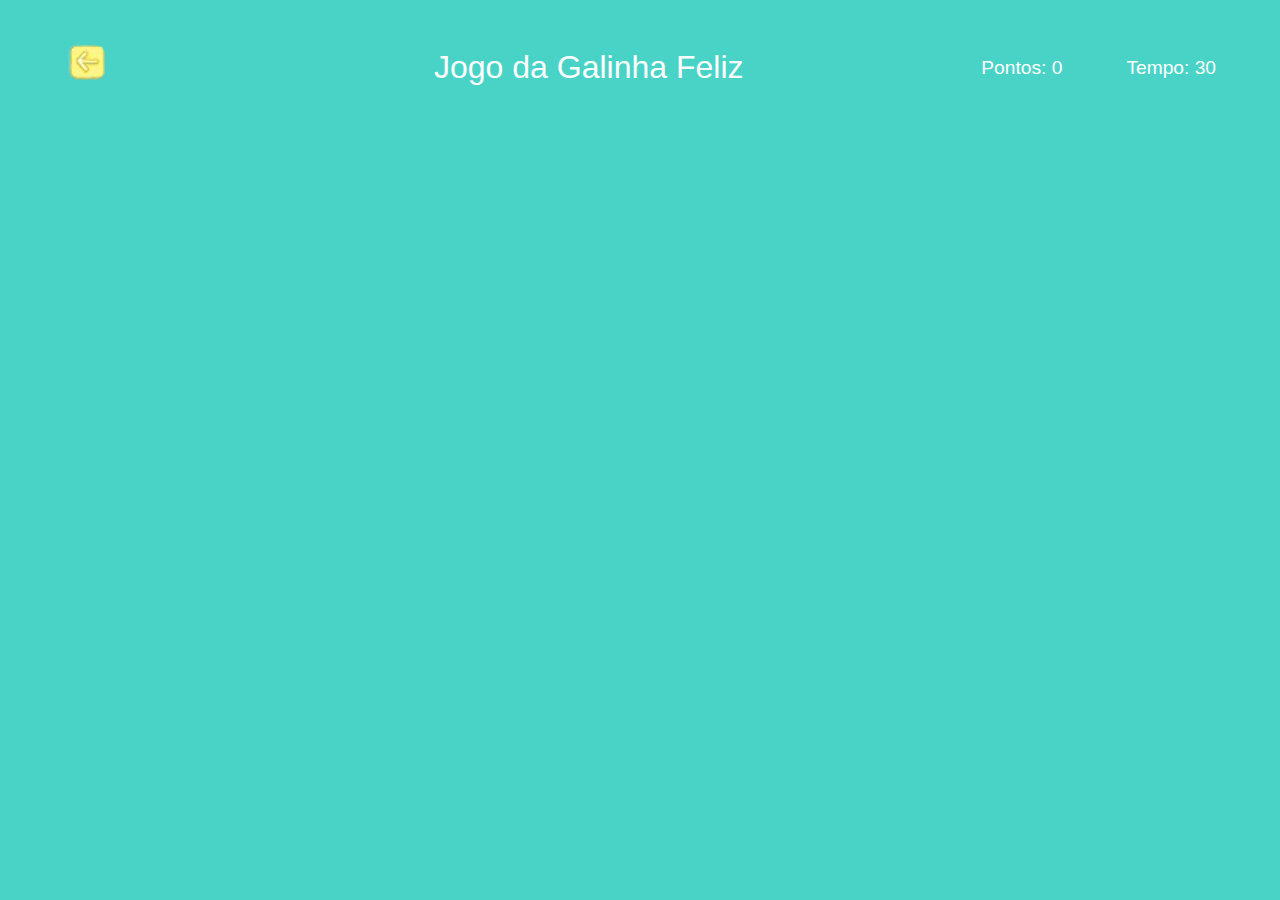
<file: games/GalinhaFeliz-Game/index.html>
<!DOCTYPE html>
<html lang="pt-br">
<head>
    <meta charset="UTF-8">
    <meta name="viewport" content="width=device-width, initial-scale=1.0">
    <title>Galinha Feliz - CGS</title>
    <link rel="preconnect" href="https://fonts.googleapis.com">
    <link rel="preconnect" href="https://fonts.gstatic.com" crossorigin>
    <link href="https://fonts.googleapis.com/css2?family=Foldit&display=swap" rel="stylesheet">
    <link rel="stylesheet" href="./src/style/main.css">
</head>
<body>
    <div class="container" id="container">
        <div class="menu">
            <div class="imgTitulo">
                <div class="botao-sair">
                    <a href="../../index.html"><img src="./src/imagem/sair.png" alt="Botão de retorno à página principal" height="50px"/></a>
                </div>
                <p>Jogo da Galinha Feliz</p>
            </div>
            <div class="info">
                <p>Pontos: <span id="score">0</span></p>
                <p>Tempo: <span id="time-left">30</span></p>
            </div>
        </div>
        
        <div class="panel">
            <div class="square" id="0"></div>
            <div class="square" id="1"></div>
            <div class="square" id="2"></div>
            <div class="square" id="3"></div>
            <div class="square" id="4"></div>
            <div class="square" id="5"></div>
            <div class="square" id="6"></div>
            <div class="square" id="7"></div>
            <div class="square" id="8"></div>
            <div class="square" id="9"></div>
            <div class="square" id="10"></div>
            <div class="square" id="11"></div>
            <div class="square" id="12"></div>
            <div class="square" id="13"></div>
            <div class="square" id="14"></div>
            <div class="square" id="15"></div>
            <div class="square" id="16"></div>
            <div class="square" id="17"></div>
            <div class="square" id="18"></div>
            <div class="square" id="19"></div>
            <div class="square" id="20"></div>
            <div class="square" id="21"></div>
            <div class="square" id="22"></div>
            <div class="square" id="23"></div>
            <div class="square" id="24"></div>
            <div class="square" id="25"></div>
            <div class="square" id="26"></div>
            <div class="square" id="27"></div>
            <div class="square" id="28"></div>
            <div class="square" id="29"></div>
            <div class="square" id="30"></div>
            <div class="square" id="31"></div>
            <div class="square" id="32"></div>
            <div class="square" id="33"></div>
            <div class="square" id="34"></div>
            <div class="square" id="35"></div>
            <div class="square" id="36"></div>
            <div class="square" id="37"></div>
            <div class="square" id="38"></div>
            <div class="square" id="39"></div>
            <div class="square" id="40"></div>
            <div class="square" id="41"></div>
            <div class="square" id="42"></div>
            <div class="square" id="43"></div>
            <div class="square" id="44"></div>
            <div class="square" id="45"></div>
            <div class="square" id="46"></div>
            <div class="square" id="47"></div>
            <div class="square" id="48"></div>
            <div class="square" id="49"></div>
            <div class="square" id="50"></div>
            <div class="square" id="51"></div>
            <div class="square" id="52"></div>
            <div class="square" id="53"></div>
            <div class="square" id="54"></div>
            <div class="square" id="55"></div>
            <div class="square" id="56"></div>
            <div class="square" id="57"></div>
            <div class="square" id="58"></div>
            <div class="square" id="59"></div>
        </div>
    </div>
    <div id="mensagemVitoria" class="vitoria oculto">
        <p>Sua pontuação final é: <span id="finalScore"></span></p>
        <button id="reiniciarJogo" class="btnReiniciar">Reiniciar</button>
    </div>
    <script src="./src/script/engine.js"></script>
</body>
</html>
</file>
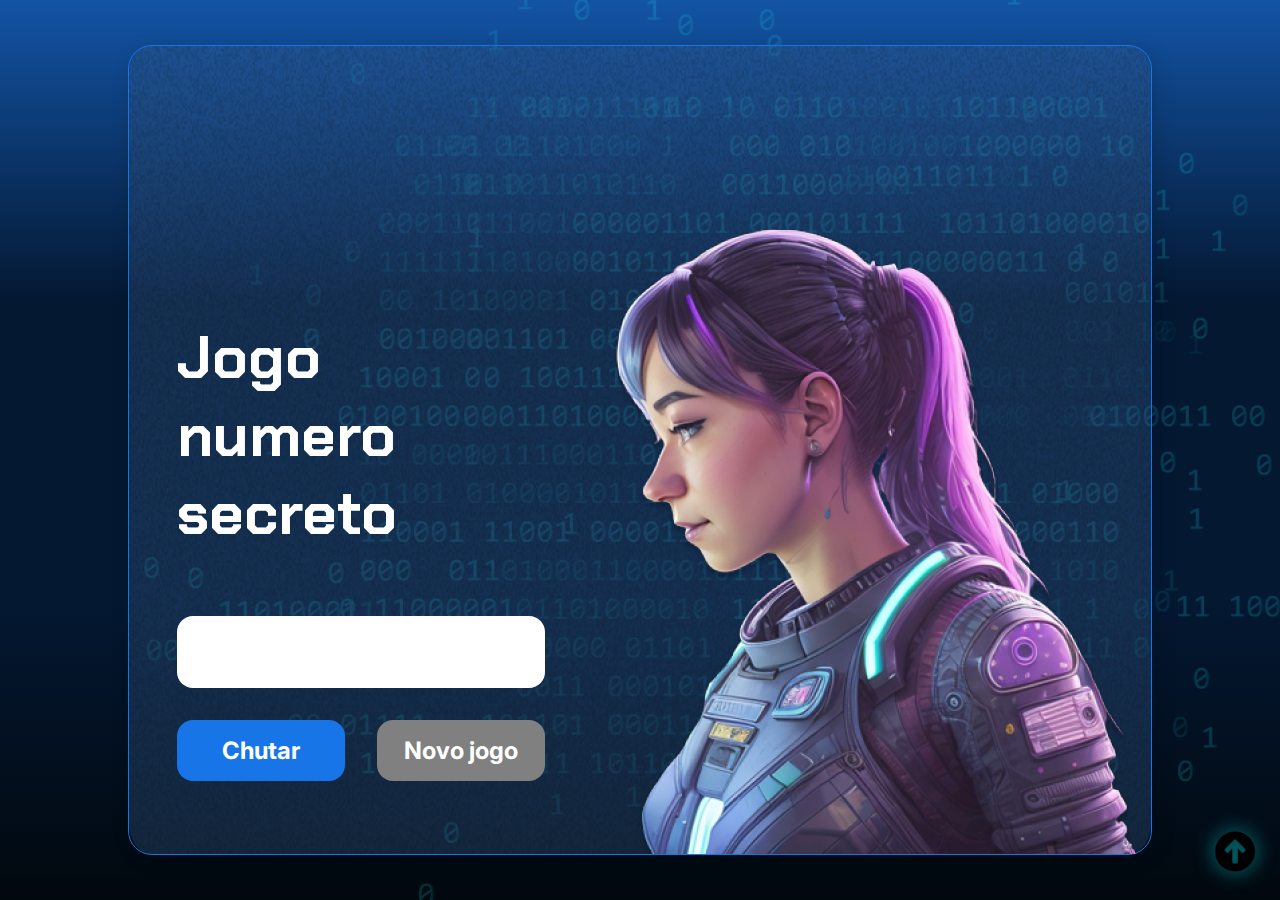
<file: games/JogoNumeroSecreto/index.html>
<!DOCTYPE html>
<html lang="pt-br">

<head>
    <meta charset="UTF-8">
    <meta name="viewport" content="width=device-width, initial-scale=1.0">
    <!--Abaixo a tag responsavel pela fala, via javaScript-->
    <script src="https://code.responsivevoice.org/responsivevoice.js"></script>
    <link rel="preconnect" href="https://fonts.googleapis.com">
    <link rel="preconnect" href="https://fonts.gstatic.com" crossorigin>
    <link href="https://fonts.googleapis.com/css2?family=Chakra+Petch:wght@700&family=Inter:wght@400;700&display=swap"
        rel="stylesheet">
    <link rel="stylesheet" href="style.css">
    <title>Jogo Numero Secreto - CGS</title>
</head>

<body>
    <div class="botao-retorno">
        <a href="../../index.html">
            <img src="../../assets/images/btnTopo.png" alt="Botão de retorno à página principal" />
        </a>
    </div>
    <div class="container">
        <div class="container__conteudo">
            <div class="container__informacoes">
                <div class="container__texto">
                    <h1></h1>
                    <p class="texto__paragrafo"></p>
                </div>
                <input type="number" min="1" max="10" class="container__input">
                <div class="chute container__botoes">
                    <button onclick="verificarChute()" class="container__botao">Chutar</button>
                    <button onclick="reiniciarJogo()" id="reiniciar" class="container__botao" disabled>Novo jogo</button>
                </div>
            </div>
            <img src="./img/ia.png" alt="Uma pessoa olhando para a esquerda" class="container__imagem-pessoa" />
        </div>
    </div>
    
    <script src="app.js" defer></script>
</body>

</html>
</file>
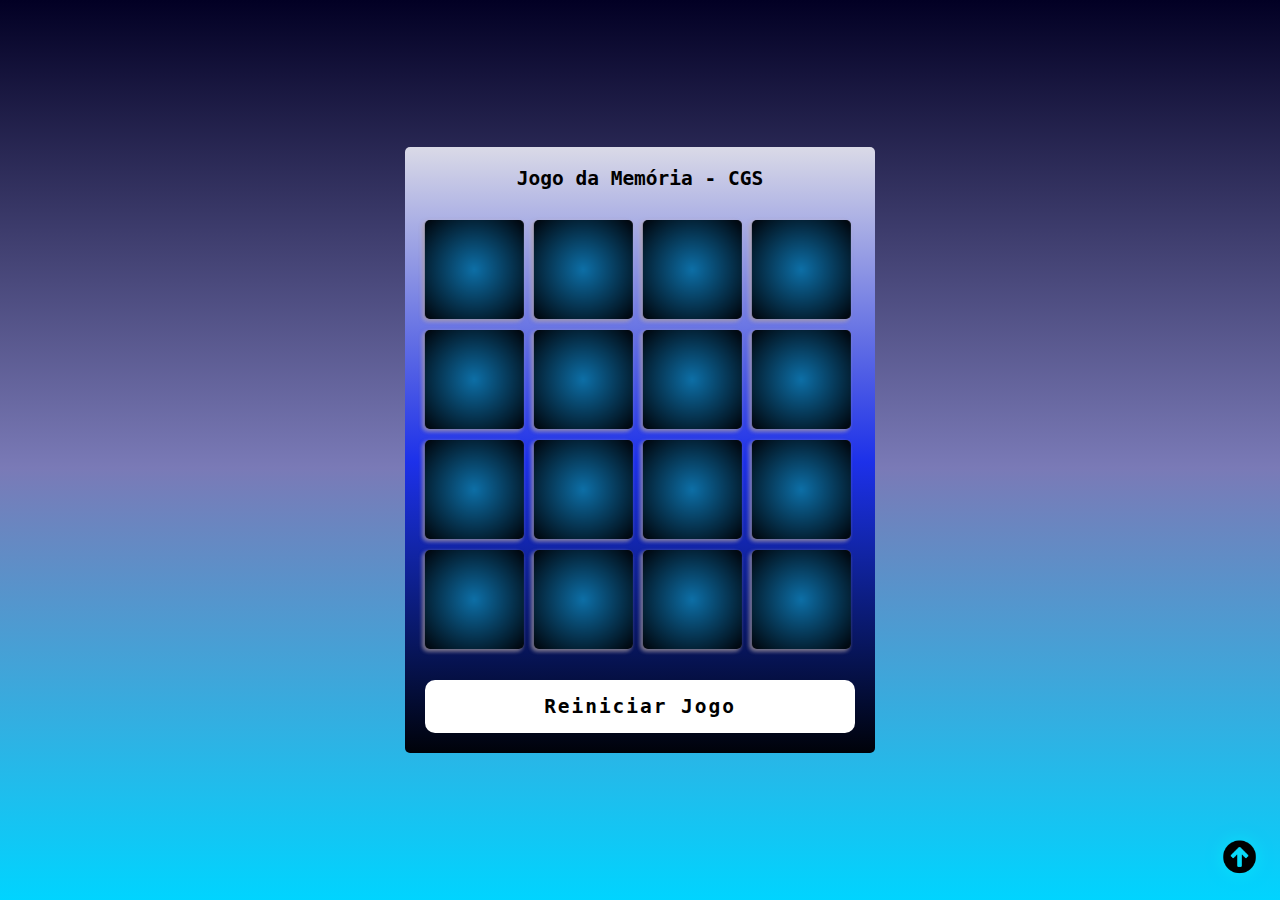
<file: games/MemoriaTech-Game/index.html>
<!DOCTYPE html>
<html lang="pt-br">
<head>
    <meta charset="UTF-8">
    <meta name="viewport" content="width=device-width, initial-scale=1.0">
    <title>Jogo da Memória - CGS</title>
    <link rel="stylesheet" href="./src/styles/style.css">
</head>
<body>
    <div class="container">
        <h2>Jogo da Memória - CGS</h2>
        <div class="game"></div>
        <button class="reset" onclick="window.location.reload()">Reiniciar Jogo</button>
    </div>
    <div id="mensagemVitoria" class="oculto vitoria">
        <h2>Você Venceu o Jogo !</h2><br>
      <button class="reset" onclick="window.location.reload()">Clique Aqui para Reiniciar o Jogo!</button>
    </div>  
    <div class="botao-retorno">
        <a href="../../index.html">
            <img src="../../assets/images/btnTopo.png" alt="Botão de retorno à página principal" />
        </a>
    </div>
    <script src="./src/scripts/engine.js" defer></script>
</body>
</html>
</file>
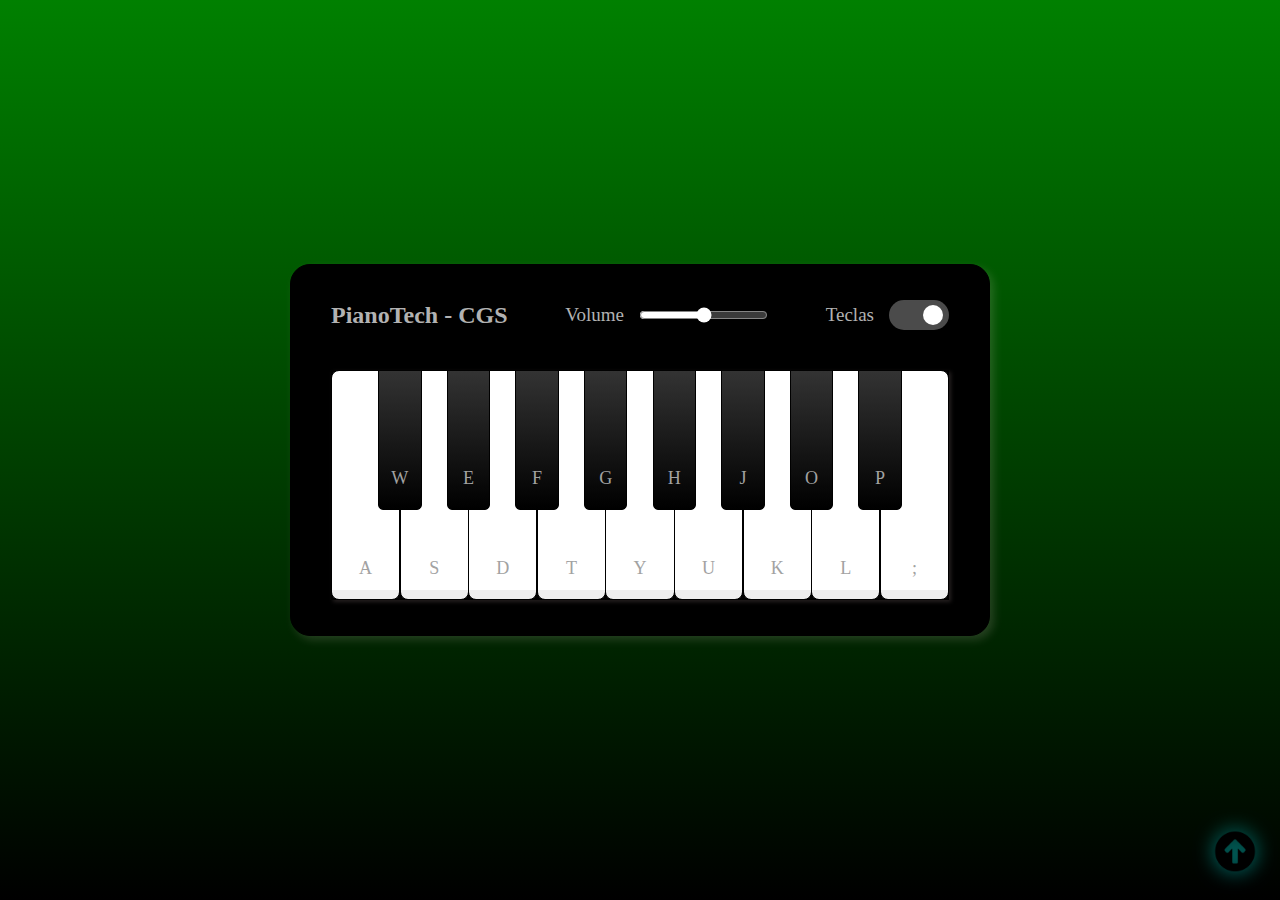
<file: games/Piano-Tech/index.html>
<!DOCTYPE html>
<html lang="pt-br">
<head>
    <meta charset="UTF-8">
    <meta name="viewport" content="width=device-width, initial-scale=1.0">
    <title>Piano Tech - CGS</title>
    <link rel="stylesheet" href="./src/styles/main.css">
</head>
<body>
    <div class="botao-retorno">
        <a href="../../index.html">
            <img src="../../assets/images/btnTopo.png" alt="Botão de retorno à página principal" />
        </a>
    </div>
    <div class="container">
        <header>
            <h2>PianoTech - CGS</h2>
            <div class="column volume-slider">
                <span>Volume</span><input type="range" min="0" max="1" value="0.5" step="any">
            </div>
            <div class="column keys-check">
                <span>Teclas</span><input type="checkbox" checked>
            </div>
        </header>
        <ul class="piano-keys">
            <li class="key white" data-key="a"><span>a</span></li>
            <li class="key black" data-key="w"><span>w</span></li>
            <li class="key white" data-key="s"><span>s</span></li>
            <li class="key black" data-key="e"><span>e</span></li>
            <li class="key white" data-key="d"><span>d</span></li>
            <li class="key black" data-key="f"><span>f</span></li>
            <li class="key white" data-key="t"><span>t</span></li>
            <li class="key black" data-key="g"><span>g</span></li>
            <li class="key white" data-key="y"><span>y</span></li>
            <li class="key black" data-key="h"><span>h</span></li>
            <li class="key white" data-key="u"><span>u</span></li>
            <li class="key black" data-key="j"><span>j</span></li>
            <li class="key white" data-key="k"><span>k</span></li>
            <li class="key black" data-key="o"><span>o</span></li>
            <li class="key white" data-key="l"><span>l</span></li>
            <li class="key black" data-key="p"><span>p</span></li>
            <li class="key white" data-key=";"><span>;</span></li>
        </ul>
    </div>
    <script src="./src/scripts/engine.js" defer></script>
</body>
</html>
</file>
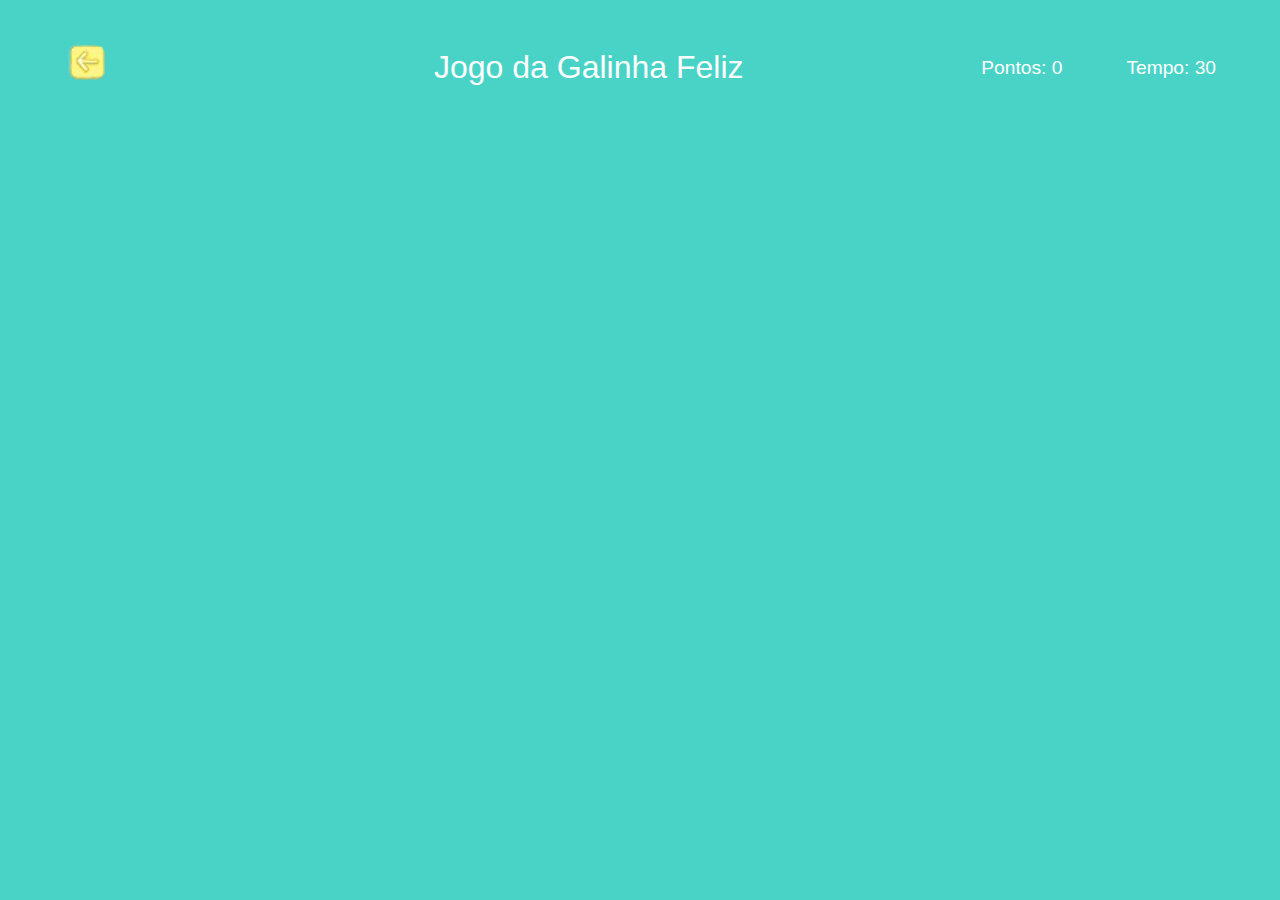
<file: games/GalinhaFeliz-Game/indexGalinha.html>
<!DOCTYPE html>
<html lang="pt-br">
<head>
    <meta charset="UTF-8">
    <meta name="viewport" content="width=device-width, initial-scale=1.0">
    <title>Galinha Feliz - CGS</title>
    <link rel="preconnect" href="https://fonts.googleapis.com">
    <link rel="preconnect" href="https://fonts.gstatic.com" crossorigin>
    <link href="https://fonts.googleapis.com/css2?family=Foldit&display=swap" rel="stylesheet">
    <link rel="stylesheet" href="./src/style/main.css">
</head>
<body>
    <div class="container" id="container">
        <div class="menu">
            <div class="imgTitulo">
                <div class="botao-sair">
                    <a href="../../index.html"><img src="./src/imagem/sair.png" alt="Botão de retorno à página principal" height="50px"/></a>
                </div>
                <p>Jogo da Galinha Feliz</p>
            </div>
            <div class="info">
                <p>Pontos: <span id="score">0</span></p>
                <p>Tempo: <span id="time-left">30</span></p>
            </div>
        </div>
        
        <div class="panel">
            <div class="square" id="0"></div>
            <div class="square" id="1"></div>
            <div class="square" id="2"></div>
            <div class="square" id="3"></div>
            <div class="square" id="4"></div>
            <div class="square" id="5"></div>
            <div class="square" id="6"></div>
            <div class="square" id="7"></div>
            <div class="square" id="8"></div>
            <div class="square" id="9"></div>
            <div class="square" id="10"></div>
            <div class="square" id="11"></div>
            <div class="square" id="12"></div>
            <div class="square" id="13"></div>
            <div class="square" id="14"></div>
            <div class="square" id="15"></div>
            <div class="square" id="16"></div>
            <div class="square" id="17"></div>
            <div class="square" id="18"></div>
            <div class="square" id="19"></div>
            <div class="square" id="20"></div>
            <div class="square" id="21"></div>
            <div class="square" id="22"></div>
            <div class="square" id="23"></div>
            <div class="square" id="24"></div>
            <div class="square" id="25"></div>
            <div class="square" id="26"></div>
            <div class="square" id="27"></div>
            <div class="square" id="28"></div>
            <div class="square" id="29"></div>
            <div class="square" id="30"></div>
            <div class="square" id="31"></div>
            <div class="square" id="32"></div>
            <div class="square" id="33"></div>
            <div class="square" id="34"></div>
            <div class="square" id="35"></div>
            <div class="square" id="36"></div>
            <div class="square" id="37"></div>
            <div class="square" id="38"></div>
            <div class="square" id="39"></div>
            <div class="square" id="40"></div>
            <div class="square" id="41"></div>
            <div class="square" id="42"></div>
            <div class="square" id="43"></div>
            <div class="square" id="44"></div>
            <div class="square" id="45"></div>
            <div class="square" id="46"></div>
            <div class="square" id="47"></div>
            <div class="square" id="48"></div>
            <div class="square" id="49"></div>
            <div class="square" id="50"></div>
            <div class="square" id="51"></div>
            <div class="square" id="52"></div>
            <div class="square" id="53"></div>
            <div class="square" id="54"></div>
            <div class="square" id="55"></div>
            <div class="square" id="56"></div>
            <div class="square" id="57"></div>
            <div class="square" id="58"></div>
            <div class="square" id="59"></div>
        </div>
    </div>
    <div id="mensagemVitoria" class="vitoria oculto">
        <p>Sua pontuação final é: <span id="finalScore"></span></p>
        <button id="reiniciarJogo">Reiniciar</button>
    </div>
    <script src="./src/script/engine.js"></script>
</body>
</html>
</file>
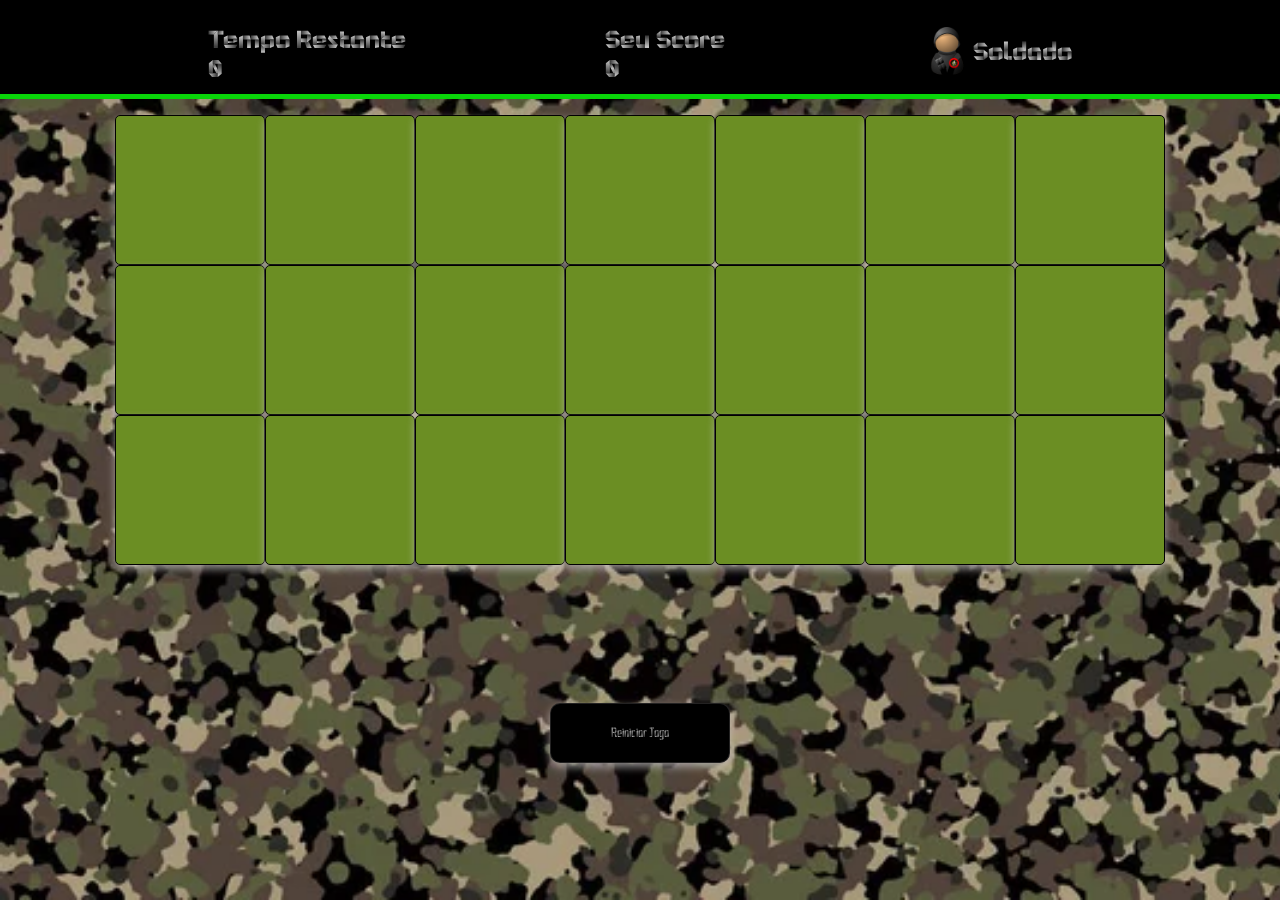
<file: games/Soldado-Game/indexSoldado.html>
<!DOCTYPE html>
<html lang="pt-br">
<head>
    <meta charset="UTF-8">
    <meta name="viewport" content="width=device-width, initial-scale=1.0">
    <title>Ataque do Soldado - CGS</title>

    <!-- Fontes -->
    <link rel="preconnect" href="https://fonts.googleapis.com">
    <link rel="preconnect" href="https://fonts.gstatic.com" crossorigin>
    <link href="https://fonts.googleapis.com/css2?family=Foldit&display=swap" rel="stylesheet">
    
    <!-- Folgas de estilo -->
    <link rel="stylesheet" href="./src/style/resetS.css">
    <link rel="stylesheet" href="./src/style/mainS.css">
</head>
<body>

    <div class="container">
        <div class="menu">
            <!-- escrever isto e apertar TAb, cria uma div automática >>> div.menu <<< -->
            <div class="menu-time">
                <h2 class="second">Tempo Restante</h2>
                <h2 id="time-left">0</h2>
            </div>
            <div class="menu-score">
                <h2 class="second">Seu Score</h2>
                <h2 id="score">0</h2>
            </div>
            <div class="menu-name">
                <img src="./src/imagem/soldado.png" alt="Foto Jogador" height="50px"/>
                <h2>Soldado</h2>
            </div>
        </div>

        <div class="panel">
            <div class="panel-row">
                <div class="square" id="1"></div>
                <div class="square" id="2"></div>
                <div class="square" id="3"></div>
            </div>
            <div class="panel-row">
                <div class="square" id="4"></div>
                <div class="square" id="5"></div>
                <div class="square" id="6"></div>
            </div>
            <div class="panel-row">
                <div class="square" id="7"></div>
                <div class="square" id="8"></div>
                <div class="square" id="9"></div>
            </div>
            <div class="panel-row">
                <div class="square" id="10"></div>
                <div class="square" id="11"></div>
                <div class="square" id="12"></div>
            </div>
            <div class="panel-row">
                <div class="square" id="13"></div>
                <div class="square" id="14"></div>
                <div class="square" id="15"></div>
            </div>
            <div class="panel-row">
                <div class="square" id="16"></div>
                <div class="square" id="17"></div>
                <div class="square" id="18"></div>
            </div>
            <div class="panel-row">
                <div class="square" id="19"></div>
                <div class="square" id="20"></div>
                <div class="square" id="21"></div>
            </div>
        </div>

        <button class="btn" onclick="window.location.reload()">Reiniciar Jogo</button>

        <div id="mensagemVitoria" class="oculto vitoria">
            <img src="./src/imagem/soldado.png" alt="Foto Jogador" height="100px"/>
            <h2>Fim do Jogo!</h2><br>
            <h2>Seu Resultado foi:</h2> 
            <p id="score-final">0</p>
            
          <button class="btn" onclick="window.location.reload()">Reiniciar o Jogo!</button>
        </div> 
    </div>
    
    <script defer src="./src/script/engineS.js"></script>
</body>
</html>
</file>
<file: games/GalinhaFeliz-Game/src/style/main.css>
* {
    margin: 0;
    padding: 0;
    box-sizing: border-box;
    font-family: 'Comic Sans MS', sans-serif;
}

body {
    min-height: 100vh;
    min-width: 100vw;
    display: flex;
    justify-content: center;
    align-items: center;
    background: #49d3c7;
}

.container {
    display: flex;
    flex-direction: column;
    justify-content: flex-start;
    align-items: center;
    height: 95vh;
    width: 95vw;
    background: #49d3c7;
    box-sizing: border-box;
}

.menu {
    display: flex;
    justify-content: space-between; 
    align-items: center; 
    height: 90px;
    width: 100%;
    background: #49d3c7;
    color: #fff;
    padding: 0 2rem; 
}

.botao-sair img {
    height: 50px; 
    margin-right: 20rem; 
}

.imgTitulo {
    display: flex;
    font-size: 2rem; 
    color: #fff; 
    align-items: center;
}

.imgTitulo p {
    justify-content: center;
    align-items: center;
    text-align: center;
}
 
.info {
    display: flex;
    align-items: center;
    justify-content: space-around;
    font-size: 1.2rem;
    gap: 4rem;
}

.panel {
    display: flex;
    flex-wrap: wrap;
    justify-content: center;
    width: 100%;
    flex-grow: 1;
    margin-top: 1rem;
}

.square {
    height: 90px;
    width: 90px;
    border: 1px solid #49d3c7;
    background-color: #49d3c7;
    cursor: pointer;
}

.enemy {
    background-image: url("../imagem/galinha.png");
    background-size: contain;
    background-repeat: no-repeat;
    background-position: center;
}

.ovo {
    background-image: url("../imagem/ovo.png");
    background-size: contain;
    background-repeat: no-repeat;
    background-position: center;
}

.vitoria {
    background-image: url("../imagem/backJogo.png");
    background-size: cover;
    display: flex;
    align-items: center;
    justify-content: center;
    position: fixed;
    top: 50%;
    left: 50%;
    transform: translate(-50%, -50%);
    background-color: #ffffff;
    padding: 40px 20px;
    border-radius: 10px;
    box-shadow: 0 0 10px rgba(0, 0, 0, 0.5);
    z-index: 999;
    gap: 20px;
    text-align: center;
    flex-direction: column;
    width: 50vw;
    height: 40vh;
    font-size: 2rem;
}

.oculto {
    display: none;
}

.btnReiniciar {
    margin-top: 8rem;
}

#reiniciarJogo {
    color: #49d3c7;
    background-color: rgb(16, 14, 141);
    border-radius: .5rem;
    width: 10rem;
    font-size: 1.5rem;
}

@media (max-width: 600px) {
    .menu {
        flex-direction: column;
        height: auto;
        align-items: center;
        padding: 10px;
    }

    .imgTitulo {
        font-size: 1.2rem;
    }

    .info {
        font-size: 1rem;
    }

    .panel {
        width: 100vw;
        height: calc(100vh - 1rem);
        display: grid;
        grid-template-columns: repeat(4, 1fr);
        grid-template-rows: repeat(15, 1fr);
    }

    .square {
        height: calc(100vh / 15);
        width: calc(100vh / 15);
    }

    .vitoria {
        width: 80vw;
        height: 20vh;
        font-size: 1rem;
    }
    
    .btnReiniciar {
        margin-top: 3rem;
    }

    #reiniciarJogo {
        width: 5rem;
        font-size: 1rem;
    }

    .botao-sair img {
        margin-right: 2rem; 
    }
}
</file>
<file: games/JogoNumeroSecreto/style.css>
* {
    box-sizing: border-box;
    margin: 0;
    padding: 0;
    color: white;
}

body {
    background: linear-gradient(#1354A5 0%, #041832 33.33%, #041832 66.67%, #01080E 100%);
    height: 100vh;
    display: flex;
    align-items: center;
    justify-content: center;
}


body::before {
    background-image: url("img/code.png");
    background-repeat: no-repeat;
    background-position: right;
    content: "";
    display: block;
    position: absolute;
    width: 100%;
    height: 100%;
    opacity: 0.4;
}

.container {
    width: 80%;
    height: 90%;
    display: flex;
    align-items: center;
    justify-content: space-between;
    border-radius: 24px;
    border: 1px solid #1875E8;
    box-shadow: 4px 4px 20px 0px rgba(1, 8, 14, 0.15);
    background-image: url("img/Ruido.png");
    background-size: 100% 100%;
    position: relative;
}

.container__conteudo {
    display: flex;
    align-items: center;
    position: absolute;
    bottom: 0;
}

.container__informacoes {
    flex: 1;
    padding: 3rem;
}

.container__botao {
    border-radius: 16px;
    background: #1875E8;
    padding: 16px 24px;
    width: 100%;
    font-size: 24px;
    font-weight: 700;
    border: none;
    margin-top: 2rem;
}

.container__texto {
    margin: 16px 0 16px 0;
}

.container__texto-azul {
    color: #1875E8;
}

.container__input {
    width: 100%;
    height: 72px;
    border-radius: 16px;
    background-color: #FFF;
    border: none;
    color: #1875E8;
    padding: 2rem;
    font-size: 24px;
    font-weight: 700;
    font-family: 'Inter', sans-serif;
}

.container__botoes {
    display: flex;
    gap: 2em;
}

h1 {
    font-family: 'Chakra Petch', sans-serif;
    font-size: 60px;
    padding-bottom: 3rem;
}

p,
button {
    font-family: 'Inter', sans-serif;
}

.texto__paragrafo {
    font-size: 25px;
    font-weight: 400;
}

button:disabled {
    background-color: gray;
}

@media screen and (max-width: 1250px) {

    h1 {
        font-size: 50px;
    }

    .container__botao {
        font-size: 16px;
    }


    .texto__paragrafo {
        font-size: 24px;
    }

    .container__imagem-pessoa {
        display: none;
    }

    .container__conteudo {
        display: block;
        position: inherit;
    }

    .container__informacoes {
        padding: 1rem
    }
}

.botao-retorno img {
    width: 3.125rem; 
    height: 3.125rem; 
    filter: drop-shadow(0rem 0rem 0.625rem rgba(0, 255, 255, 0.5)); 
    transition: transform 0.3s; 
}
  
.botao-retorno {
    position: fixed;
    bottom: 20px;
    right: 20px;
    z-index: 999; 
    cursor: pointer;
}
</file>
<file: games/MemoriaTech-Game/src/styles/style.css>
* {
    margin: 0;
    padding: 0;
    outline: none;
    box-sizing: border-box;
    font-family: monospace;
}

body {
    display: flex;
    justify-content: center;
    align-items: center;
    min-height: 100vh;
    min-width: 100vw;
    background: rgb(2,0,36);
    background: linear-gradient(180deg, rgba(2,0,36,1) 0%, rgba(95,95,168,0.8323704481792717) 52%, rgba(0,212,255,1) 100%);
    user-select: none;
    background: cover;
}

.container {
    position: relative;
    display: flex;
    flex-direction: column;
    justify-content: center;
    align-items: center;
    gap: 30px;
    background: #dadae7;
    background: linear-gradient(180deg, rgba(218,218,231,1) 0%, rgba(10,34,244,0.8323704481792717) 52%, rgba(0,2,9,1) 100%);
    padding: 20px;
    border-radius: 5px;
}

.h2 {
    font-weight: 600;
    font-size: 5.0em;
    color: #fff;
    letter-spacing: 0.1em;
    font-family: "comic sans MS";
}

.reset {
    padding: 15px 20px;
    width: 100%;
    color:#000;
    background-color: #fff;
    border: none;
    font-size: 1.5em;
    letter-spacing: 0.1em;
    cursor: pointer;
    font-weight: 600;
    border-radius: 10px;
}

.reset:focus {
    color:#00ffff;
    background-color: #03001e;
}

.reset:hover{
    background-color: rgba(255, 255, 255, 0.5);
}

.game {
    width: 430px;
    height: 430px;
    display: flex;
    flex-wrap: wrap;
    gap: 10px;
    transform-style: preserve-3d;
    perspective: 500px;
}

.item {
    position: relative;
    width: 23%;
    height: 23%;
    display: flex;
    align-items: center;
    justify-content: center;
    font-size: 3em;
    transform: rotateY(180deg);
    transition: 0.5s;
    background: #808080;
    border-radius: 5px;
    box-shadow: 2px 2px 4px rgba(255, 219, 219, 0.5);
    aspect-ratio: 1 / 1;
}

.item::after {
    content: "";
    position: absolute;
    inset: 0;
    background: #404040;
    transition: 0.5s;
    transform: rotateY(0deg);
    backface-visibility: hidden;
    border-radius: 5px;
    box-shadow: 2px 2px 4px rgba(128, 128, 128, 0.5);
    background: rgb(13,111,167);
    background: radial-gradient(circle, rgba(13,111,167,1) 0%, rgba(0,3,9,1) 100%);
}

.emoji-img {
    width: 90%;
    height: 90%;
    object-fit: contain;
    box-shadow: 2px 2px 4px rgba(14, 13, 13, 0.5);
}

.item.boxOpen {
    transform: rotateY(0deg);
}

.item.boxOpen::after,
.item.boxMath::after{
    transform: rotateY(180deg);
}

.vitoria{
    background: rgb(133,131,0);
    background: radial-gradient(circle, rgba(133,131,0,1) 0%, rgba(241,255,0,0.9472163865546218) 0%, rgba(133,131,0,1) 52%);
    box-shadow: 2px 2px 4px rgba(128, 128, 128, 0.5);
    display: flex;
    align-items: center;
    justify-content: center;
    position: fixed;
    top: 50%;
    left: 50%;
    transform: translate(-50%, -50%);
    background-color: #ffffff;
    padding: 80px 50px;
    border-radius: 10px;
    box-shadow: 0 0 10px rgba(0, 0, 0, 0.3);
    z-index: 999;
    gap: 10px;
    text-align: center;
    flex-direction: column;
    
}

.oculto {
    display: none;
  }

.botao-retorno img {
    width: 3.125rem; 
    height: 3.125rem; 
    filter: drop-shadow(0rem 0rem 0.625rem rgba(0, 255, 255, 0.5)); 
    transition: transform 0.3s; 
}
  
.botao-retorno {
    position: fixed;
    bottom: 20px;
    right: 20px;
    z-index: 999; 
    cursor: pointer;
}

@media(max-width: 700px){
    .game{
        width: 70vw;
        height: 70%;
        display: flex;
        justify-content: center;
        align-items: center;
    }

    .container .emoji-img {
        width: 2.5rem;
        height: 2.5rem;
    }

    .item {
        width: 20%;
        height: 20%;
    }
}
</file>
<file: games/Piano-Tech/src/styles/main.css>
* {
    margin: 0;
    padding: 0;
    box-sizing: border-box;
    outline: none;
    font-family: "Comic Sans MS";
}

body {
    display: flex;
    align-items: center;
    justify-content: center;
    min-height: 100vh;
    background: linear-gradient(green, #000);
    color: #fff;
}

.container {
    width: 700px;
    border: 1px solid #000000;
    border-radius: 20px;
    padding: 35px 40px;
    background-color: #000000;
    box-shadow: 4px 4px 8px #ffdbdb25;
}

.container header {
    color: #b2b2b2;
    display: flex;
    align-items: center;
    justify-content: space-between;
}


header .column{
    display: flex;
    align-items: center;
}

header .column span {
    font-weight: 500px;
    margin-right: 15px;
    font-size: 1.19rem;
}

.volume-slider input{
    accent-color: #fff;
    cursor: pointer;
}

.keys-check input {
    width: 60px;
    height: 30px;
    appearance: none;
    border-radius: 30px;
    background-color: #4b4b4b;
    cursor: pointer;
    position: relative;
}
.keys-check input::before {
    content: "";
    height: 20px;
    width: 20px;
    background-color: #8c8c8c;
    position: absolute;
    top:50%;
    left: 0.3rem;
    border-radius: inherit;
    transform: translateY(-50%);
    transition: all 0.3s ease;
}

.keys-check input:checked::before {
    left: 2.1rem;
    background-color: #fff;
}

.piano-keys {
    display: flex;
    margin-top: 40px;
    box-shadow: 2px 2px 4px #ffdbdb25;
}

.piano-keys .key {
    cursor: pointer;
    list-style: none;
    color: #a2a2a2;
    user-select: none;
    position: relative;
    text-transform: uppercase;
}

.piano-keys .white {
    width: 70px;
    height: 230px;
    border: 1px solid #000;
    background: linear-gradient(#fff 96%, #eee 4%);
    border-radius: 8px;
}

.piano-keys .white.active {
    box-shadow: inset -5px 5px 20px rgba(0, 0, 0, 0.2);
    background: linear-gradient(to bottom #fff 0%, #eee 100%);
}

.piano-keys .black {
    width: 44px;
    height: 140px;
    border: 1px solid #000;
    background: linear-gradient(#333, #000);
    border-radius: 0 0 5px 5px;
    z-index: 2;
    margin: 0 -22px 0 -22px;
}

.piano-keys .black.active {
    box-shadow: inset -5px 5px 10px rgba(255, 255, 255, 0.1);
    background: linear-gradient(to bottom #000, #434343);
}

.piano-keys span {
    position: absolute;
    bottom: 20px;
    width: 100%;
    text-align: center;
    font-size: 1.13rem;
}

.piano-keys .key.hide span {
    display: none;
}

.botao-retorno img {
    width: 3.125rem; 
    height: 3.125rem; 
    filter: drop-shadow(0rem 0rem 0.625rem rgba(0, 255, 255, 0.5)); 
    transition: transform 0.3s; 
}
  
.botao-retorno {
    position: fixed;
    bottom: 20px;
    right: 20px;
    z-index: 999; 
    cursor: pointer;
}

.column-volume-slider, .column-keys-check {
    font-size: 1rem; 
}

@media (max-width: 700px) {
    .container {
        width: 95vw;
        height: auto;
    }

    header {
        flex-direction: column; 
        align-items: flex-start; 
    }

    .column-volume-slider, .column-keys-check {
        margin-top: 0.5rem; 
    }

    .column-keys-check {
        display: none;
    }

    h2 {
        margin-bottom: 0.5rem; 
    }

    .column-volume-slider, .column-keys-check {
        font-size: 0.8rem;
        padding: 0.5rem; 
    }

    .column-volume-slider input[type="range"],
    .column-keys-check input[type="checkbox"] {
        transform: scale(0.8); 
    }

    .piano-keys .black {
        width: 40px;
        height: 100px;
    }

    .piano-keys .white {
        width: 50;
        height: 230;
    }
}
</file>
<file: games/Soldado-Game/src/style/mainS.css>
body{
    min-height: 100vh;
    min-width: 100vw;
}

.container {
    display: flex;
    flex-direction: column;
    min-height: 100vh;
    background-image: url("../imagem/camuflado.jpg");
    background-size: cover;
}

.menu{
    display: flex;
    justify-content: space-evenly;
    align-items: center;
    height: auto;
    padding: 10px;
    width: 100%;
    background-color: #000;
    color: #fff;
    border-bottom: 5px solid #09d609;
}

.menu-name {
    margin-top: 10px; 
}

.panel{
    margin-top: 1rem;
    display: flex;
    align-items: center;
    justify-content: center;
}

.square{
    height: 150px;
    width: 150px;
    border: 1px solid #000000;
    background-color: #6b8e23;
    cursor: pointer;
    border-radius: 5px;
    box-shadow: 0 4px 8px #cec9c9b2;
}

.enemy{
    background-image: url("../imagem/inimigo.png");
    background-size: cover;
}

.menu-name{
    display: flex;
    align-items: center;
    justify-content: center;
}

.second{
    margin-top: 1rem;
}

.btn {
    height: 60px;
    width: 180px;
    border: 1px solid #d4cfcf2a;
    background-color: #000000;
    color: #fff;
    display: block;
    margin: auto;
    text-decoration: arial;
    border-radius: 10px;
    box-shadow: 0 4px 8px #cec9c9b2;
    cursor: pointer;
}

.vitoria {
    background: rgb(133,131,0);
    background: radial-gradient(circle, rgba(133,131,0,1) 0%, rgba(241,255,0,0.9472163865546218) 0%, rgba(133,131,0,1) 52%);
    box-shadow: 2px 2px 4px rgba(128, 128, 128, 0.5);
    display: flex;
    align-items: center;
    justify-content: center;
    position: fixed;
    top: 50%;
    left: 50%;
    transform: translate(-50%, -50%);
    background-color: #ffffff;
    padding: 75px 120px;
    border-radius: 10px;
    box-shadow: 0 0 10px rgba(0, 0, 0, 0.3);
    z-index: 999;
    gap: 10px;
    text-align: center;
    flex-direction: column;
    
}

.oculto {
    display: none;
  }
</file>
<file: games/Soldado-Game/src/style/resetS.css>
*{
    margin:0;
    padding: 0;
    box-sizing: border-box;
    font-family: 'Foldit', sans-serif;
}
</file>
